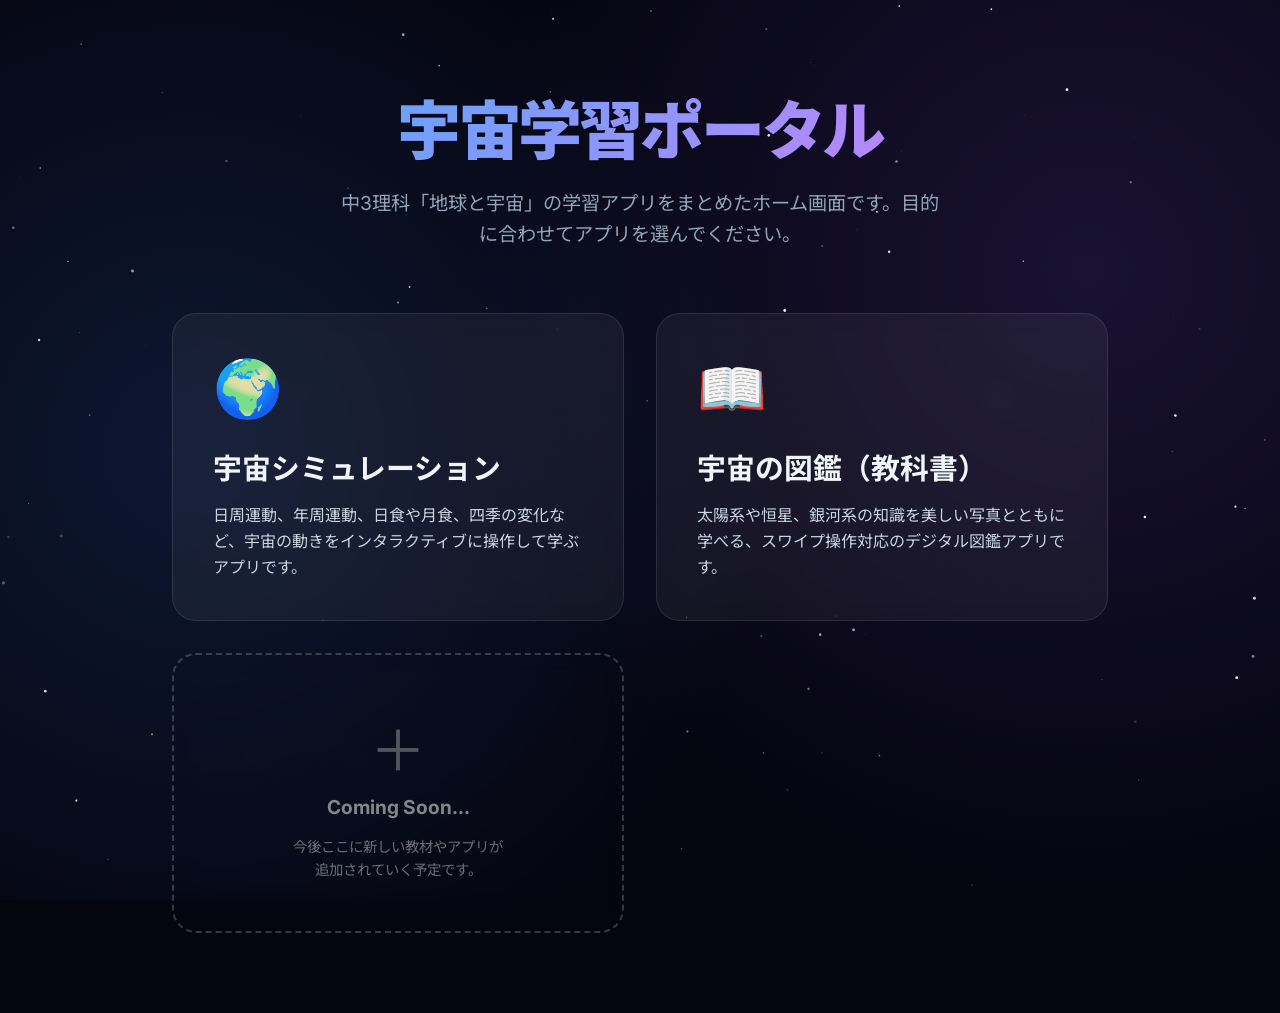
<file: index.html>
<!DOCTYPE html>
<html lang="ja">
<head>
  <meta charset="UTF-8">
  <meta name="viewport" content="width=device-width, initial-scale=1.0">
  <title>宇宙学習ポータル - 中3理科</title>
  <link href="https://fonts.googleapis.com/css2?family=Inter:wght@400;600;800&family=Noto+Sans+JP:wght@400;700;900&display=swap" rel="stylesheet">
  <style>
    :root {
      --bg-color: #050510;
      --text-color: #f1f5f9;
      --accent-blue: #3b82f6;
      --accent-purple: #8b5cf6;
      --card-bg: rgba(255, 255, 255, 0.05);
      --card-border: rgba(255, 255, 255, 0.1);
      --hover-bg: rgba(255, 255, 255, 0.1);
    }

    * {
      box-sizing: border-box;
      margin: 0;
      padding: 0;
    }

    body {
      font-family: 'Inter', 'Noto Sans JP', sans-serif;
      background-color: var(--bg-color);
      color: var(--text-color);
      min-height: 100vh;
      display: flex;
      flex-direction: column;
      align-items: center;
      background-image: 
        radial-gradient(circle at 15% 50%, rgba(59, 130, 246, 0.15) 0%, transparent 50%),
        radial-gradient(circle at 85% 30%, rgba(139, 92, 246, 0.15) 0%, transparent 50%);
      background-attachment: fixed;
      overflow-x: hidden;
    }

    /* Starry background effect */
    .stars {
      position: fixed;
      top: 0; left: 0; right: 0; bottom: 0;
      z-index: -1;
      pointer-events: none;
    }

    header {
      text-align: center;
      margin-top: 5rem;
      margin-bottom: 4rem;
      padding: 0 1rem;
      animation: fadeInDown 1s ease-out;
    }

    h1 {
      font-size: clamp(2.5rem, 5vw, 4rem);
      font-weight: 900;
      margin-bottom: 1rem;
      background: linear-gradient(135deg, #60a5fa, #c084fc);
      -webkit-background-clip: text;
      -webkit-text-fill-color: transparent;
      letter-spacing: -0.05em;
    }

    p.subtitle {
      font-size: 1.2rem;
      color: #94a3b8;
      max-width: 600px;
      margin: 0 auto;
      line-height: 1.6;
    }

    .portal-grid {
      display: grid;
      grid-template-columns: repeat(auto-fit, minmax(320px, 1fr));
      gap: 2rem;
      width: 100%;
      max-width: 1000px;
      padding: 0 2rem;
      margin-bottom: 5rem;
      animation: fadeInUp 1s ease-out 0.3s both;
    }

    .app-card {
      background: var(--card-bg);
      border: 1px solid var(--card-border);
      border-radius: 24px;
      padding: 2.5rem;
      text-decoration: none;
      color: inherit;
      position: relative;
      overflow: hidden;
      transition: all 0.4s cubic-bezier(0.175, 0.885, 0.32, 1.275);
      backdrop-filter: blur(10px);
      -webkit-backdrop-filter: blur(10px);
      display: flex;
      flex-direction: column;
      justify-content: center;
      min-height: 280px;
    }

    .app-card::before {
      content: '';
      position: absolute;
      top: 0; left: 0; right: 0; bottom: 0;
      background: linear-gradient(135deg, rgba(255,255,255,0.1) 0%, rgba(255,255,255,0) 100%);
      opacity: 0;
      transition: opacity 0.4s ease;
      z-index: 0;
    }

    .app-card:hover {
      transform: translateY(-10px) scale(1.02);
      background: var(--hover-bg);
      border-color: rgba(255, 255, 255, 0.3);
      box-shadow: 0 20px 40px rgba(0,0,0,0.4), 0 0 20px rgba(96, 165, 250, 0.2);
    }

    .app-card:hover::before {
      opacity: 1;
    }

    .card-content {
      position: relative;
      z-index: 1;
    }

    .icon-wrapper {
      font-size: 3.5rem;
      margin-bottom: 1.5rem;
      display: inline-block;
      transition: transform 0.4s ease;
    }

    .app-card:hover .icon-wrapper {
      transform: scale(1.1) rotate(5deg);
    }

    .app-card h2 {
      font-size: 1.8rem;
      margin-bottom: 1rem;
      font-weight: 700;
    }

    .app-card p {
      color: #cbd5e1;
      font-size: 1rem;
      line-height: 1.6;
    }
    
    .add-new-card {
      border: 2px dashed rgba(255, 255, 255, 0.2);
      background: transparent;
      align-items: center;
      text-align: center;
      justify-content: center;
      cursor: default;
    }
    
    .add-new-card:hover {
      border-color: rgba(255, 255, 255, 0.4);
      background: rgba(255, 255, 255, 0.02);
      transform: translateY(-5px);
      box-shadow: none;
    }
    
    .add-new-card .icon-wrapper {
      color: rgba(255, 255, 255, 0.3);
      margin-bottom: 0.5rem;
    }
    
    .add-new-card h2 {
      color: rgba(255, 255, 255, 0.5);
      font-size: 1.2rem;
    }

    @keyframes fadeInDown {
      from { opacity: 0; transform: translateY(-30px); }
      to { opacity: 1; transform: translateY(0); }
    }

    @keyframes fadeInUp {
      from { opacity: 0; transform: translateY(30px); }
      to { opacity: 1; transform: translateY(0); }
    }

  </style>
</head>
<body>

  <!-- Background Stars -->
  <canvas id="stars-canvas" class="stars"></canvas>

  <header>
    <h1>宇宙学習ポータル</h1>
    <p class="subtitle">中3理科「地球と宇宙」の学習アプリをまとめたホーム画面です。目的に合わせてアプリを選んでください。</p>
  </header>

  <main class="portal-grid">
    <!-- Simulations App -->
    <a href="./space-simulations/index.html" class="app-card">
      <div class="card-content">
        <div class="icon-wrapper">🌍</div>
        <h2>宇宙シミュレーション</h2>
        <p>日周運動、年周運動、日食や月食、四季の変化など、宇宙の動きをインタラクティブに操作して学ぶアプリです。</p>
      </div>
    </a>

    <!-- Books App -->
    <a href="./space-books-app/index.html" class="app-card">
      <div class="card-content">
        <div class="icon-wrapper">📖</div>
        <h2>宇宙の図鑑（教科書）</h2>
        <p>太陽系や恒星、銀河系の知識を美しい写真とともに学べる、スワイプ操作対応のデジタル図鑑アプリです。</p>
      </div>
    </a>
    
    <!-- Placeholder for future apps -->
    <div class="app-card add-new-card">
      <div class="card-content">
        <div class="icon-wrapper">＋</div>
        <h2>Coming Soon...</h2>
        <p style="font-size: 0.9rem; color: rgba(255,255,255,0.4);">今後ここに新しい教材やアプリが<br>追加されていく予定です。</p>
      </div>
    </div>
  </main>

  <script>
    // Simple starfield background
    const canvas = document.getElementById('stars-canvas');
    const ctx = canvas.getContext('2d');
    
    function resize() {
      canvas.width = window.innerWidth;
      canvas.height = window.innerHeight;
    }
    window.addEventListener('resize', resize);
    resize();

    const stars = Array.from({length: 150}, () => ({
      x: Math.random() * canvas.width,
      y: Math.random() * canvas.height,
      radius: Math.random() * 1.5,
      alpha: Math.random(),
      speed: Math.random() * 0.05 + 0.01
    }));

    function draw() {
      ctx.clearRect(0, 0, canvas.width, canvas.height);
      stars.forEach(star => {
        ctx.fillStyle = `rgba(255, 255, 255, ${star.alpha})`;
        ctx.beginPath();
        ctx.arc(star.x, star.y, star.radius, 0, Math.PI * 2);
        ctx.fill();
        star.alpha += star.speed;
        if(star.alpha > 1 || star.alpha < 0) {
          star.speed = -star.speed;
        }
      });
      requestAnimationFrame(draw);
    }
    draw();
  </script>
</body>
</html>
</file>
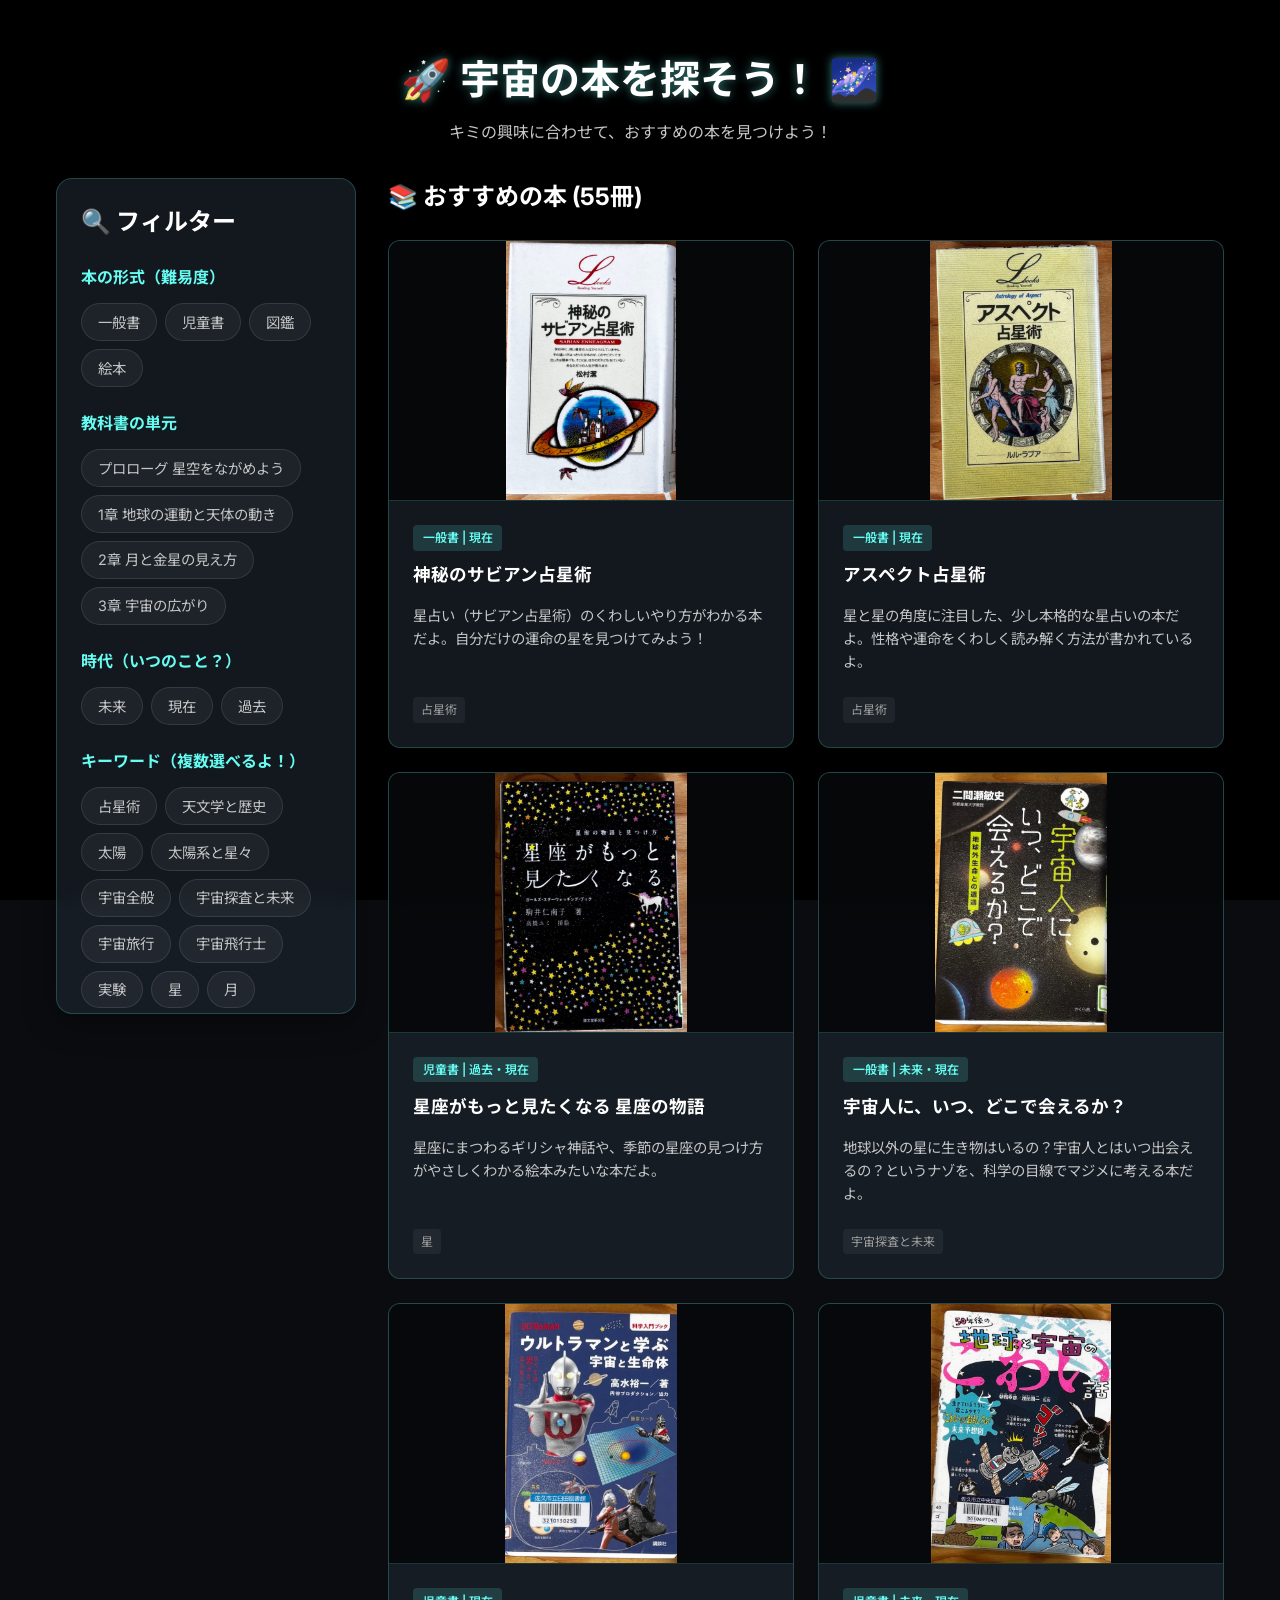
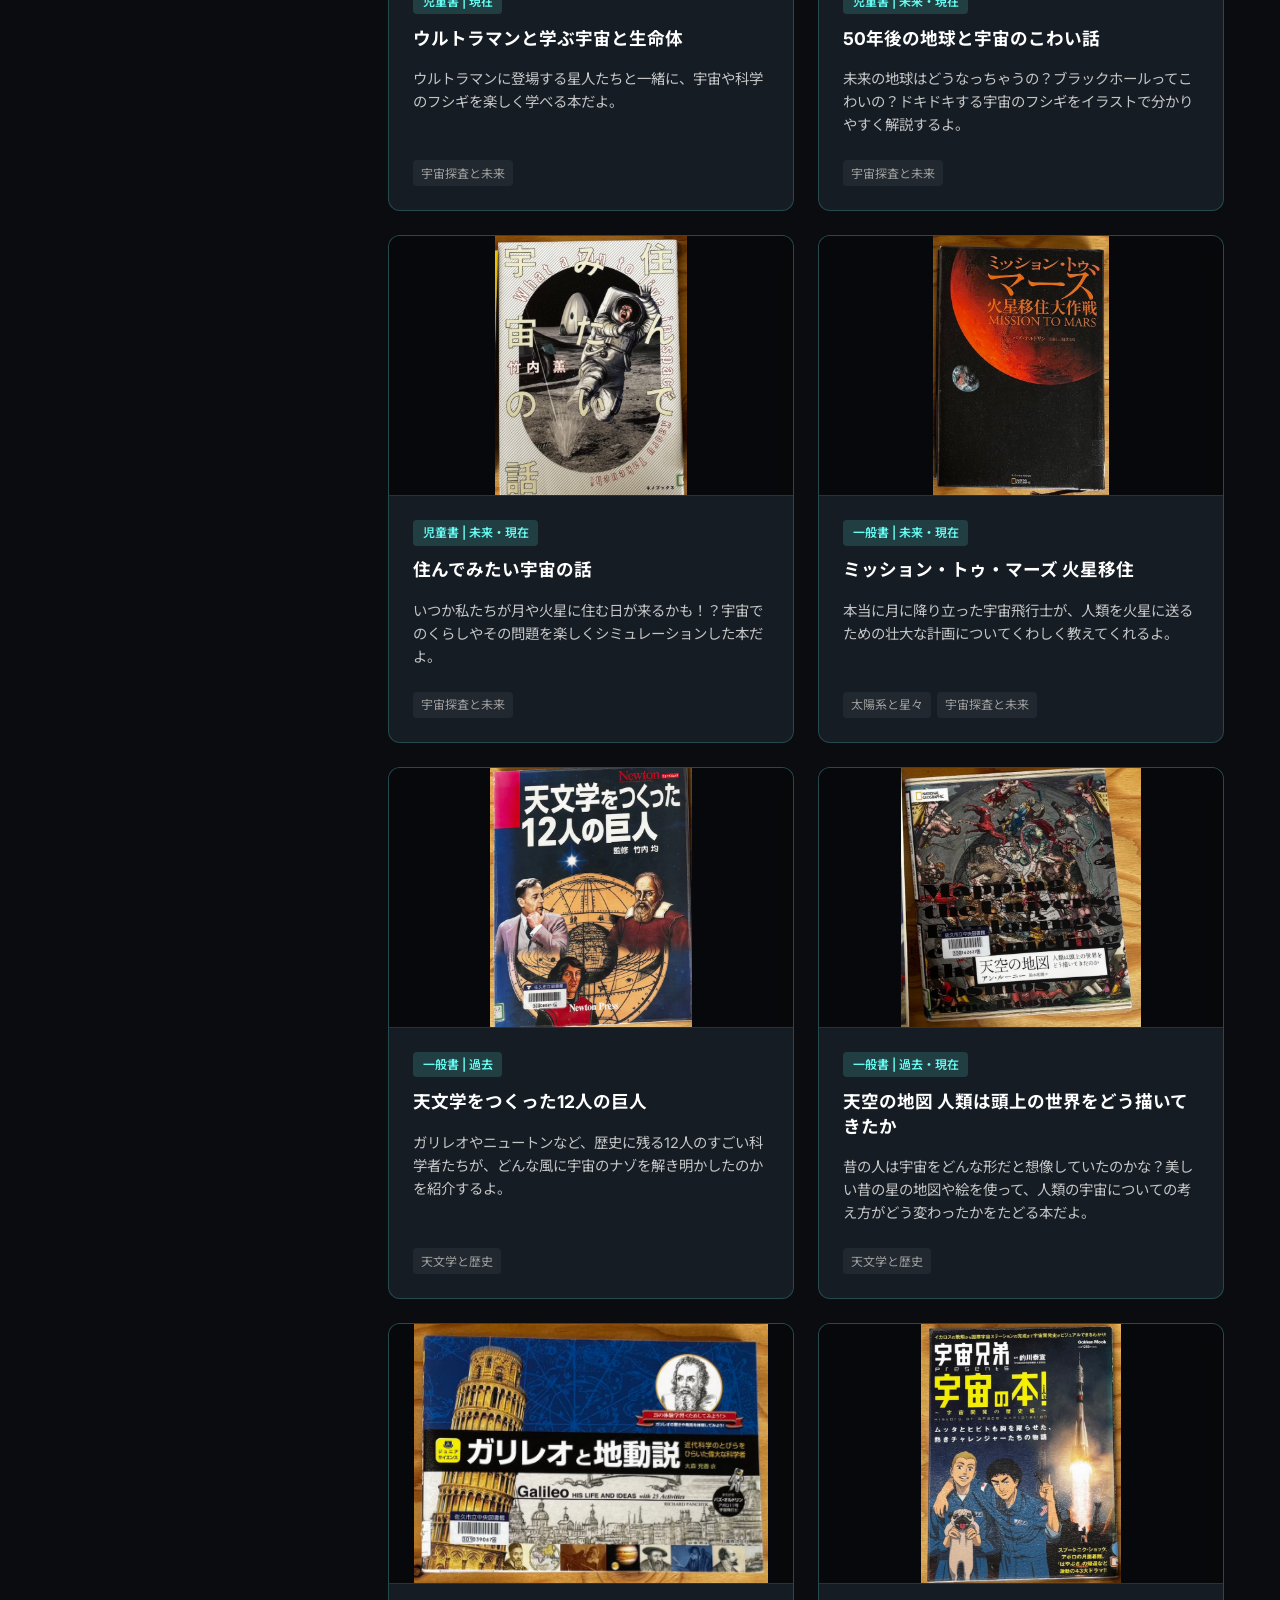
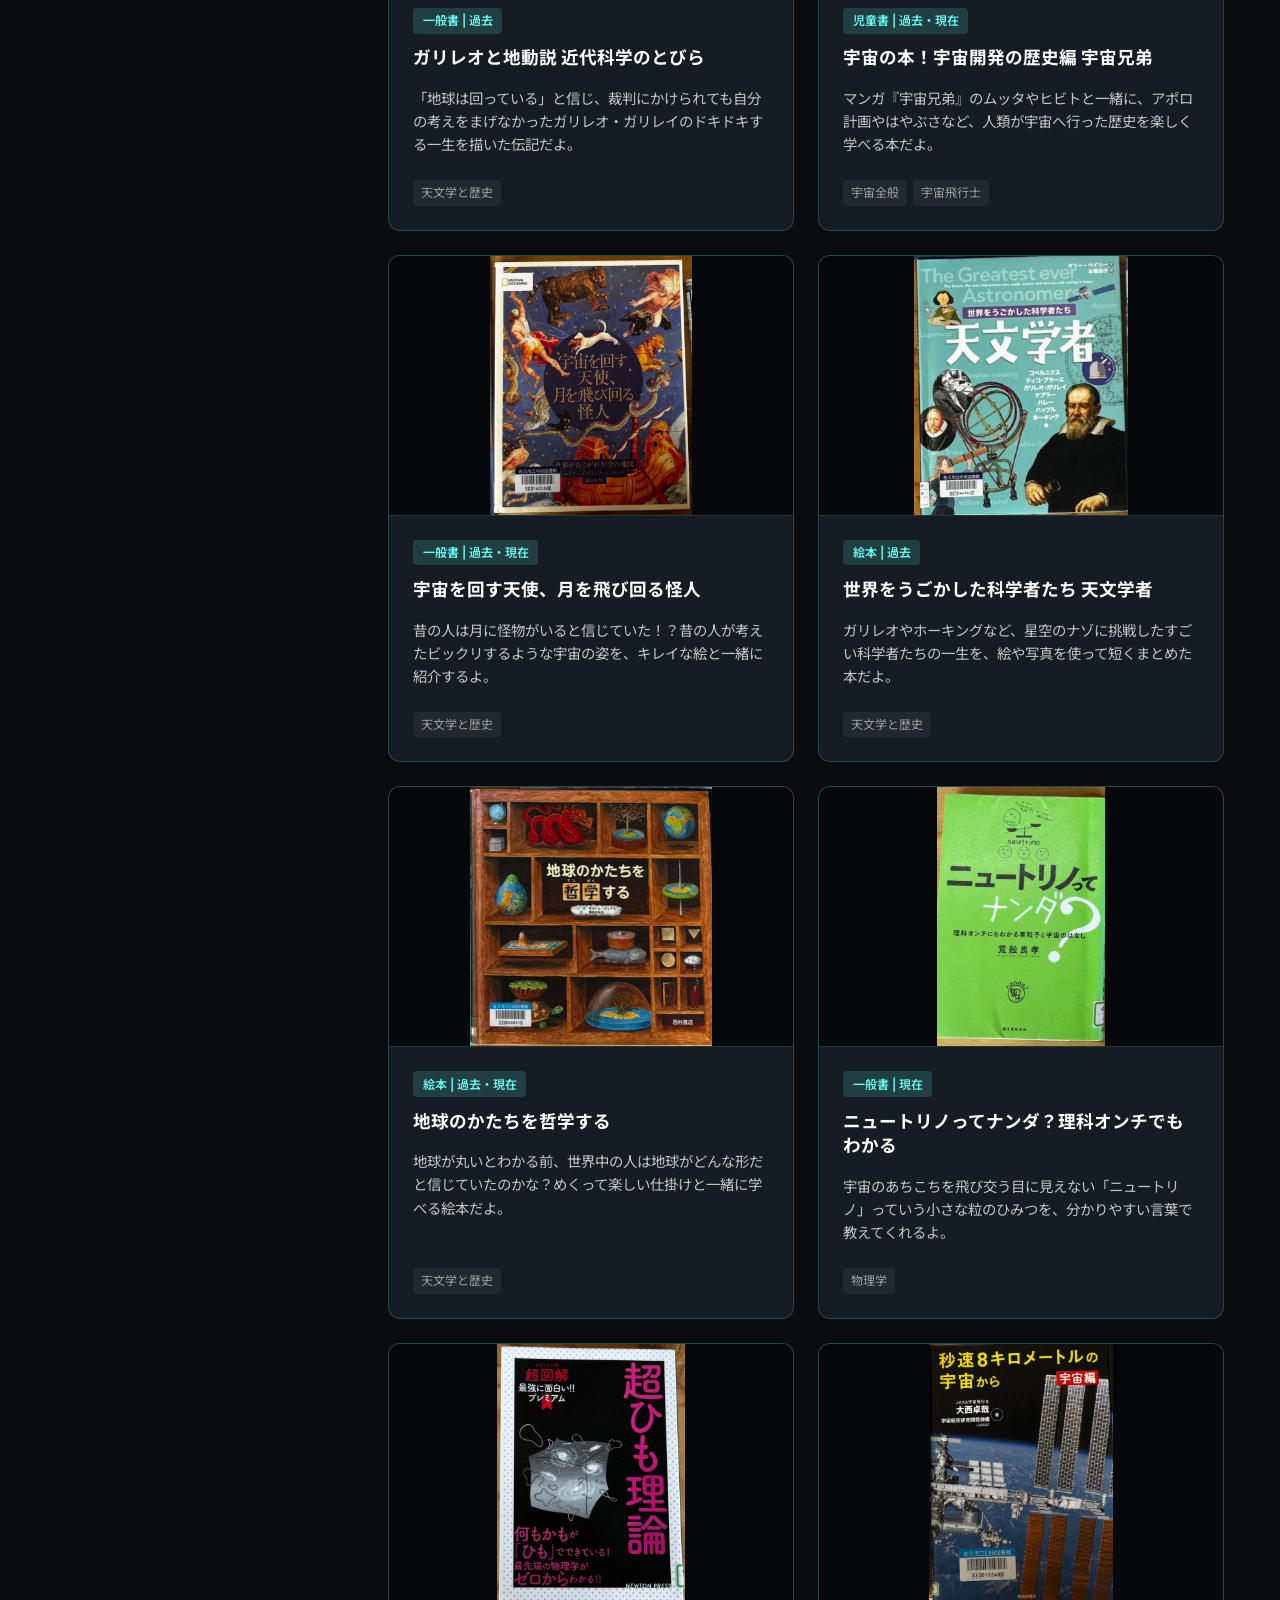
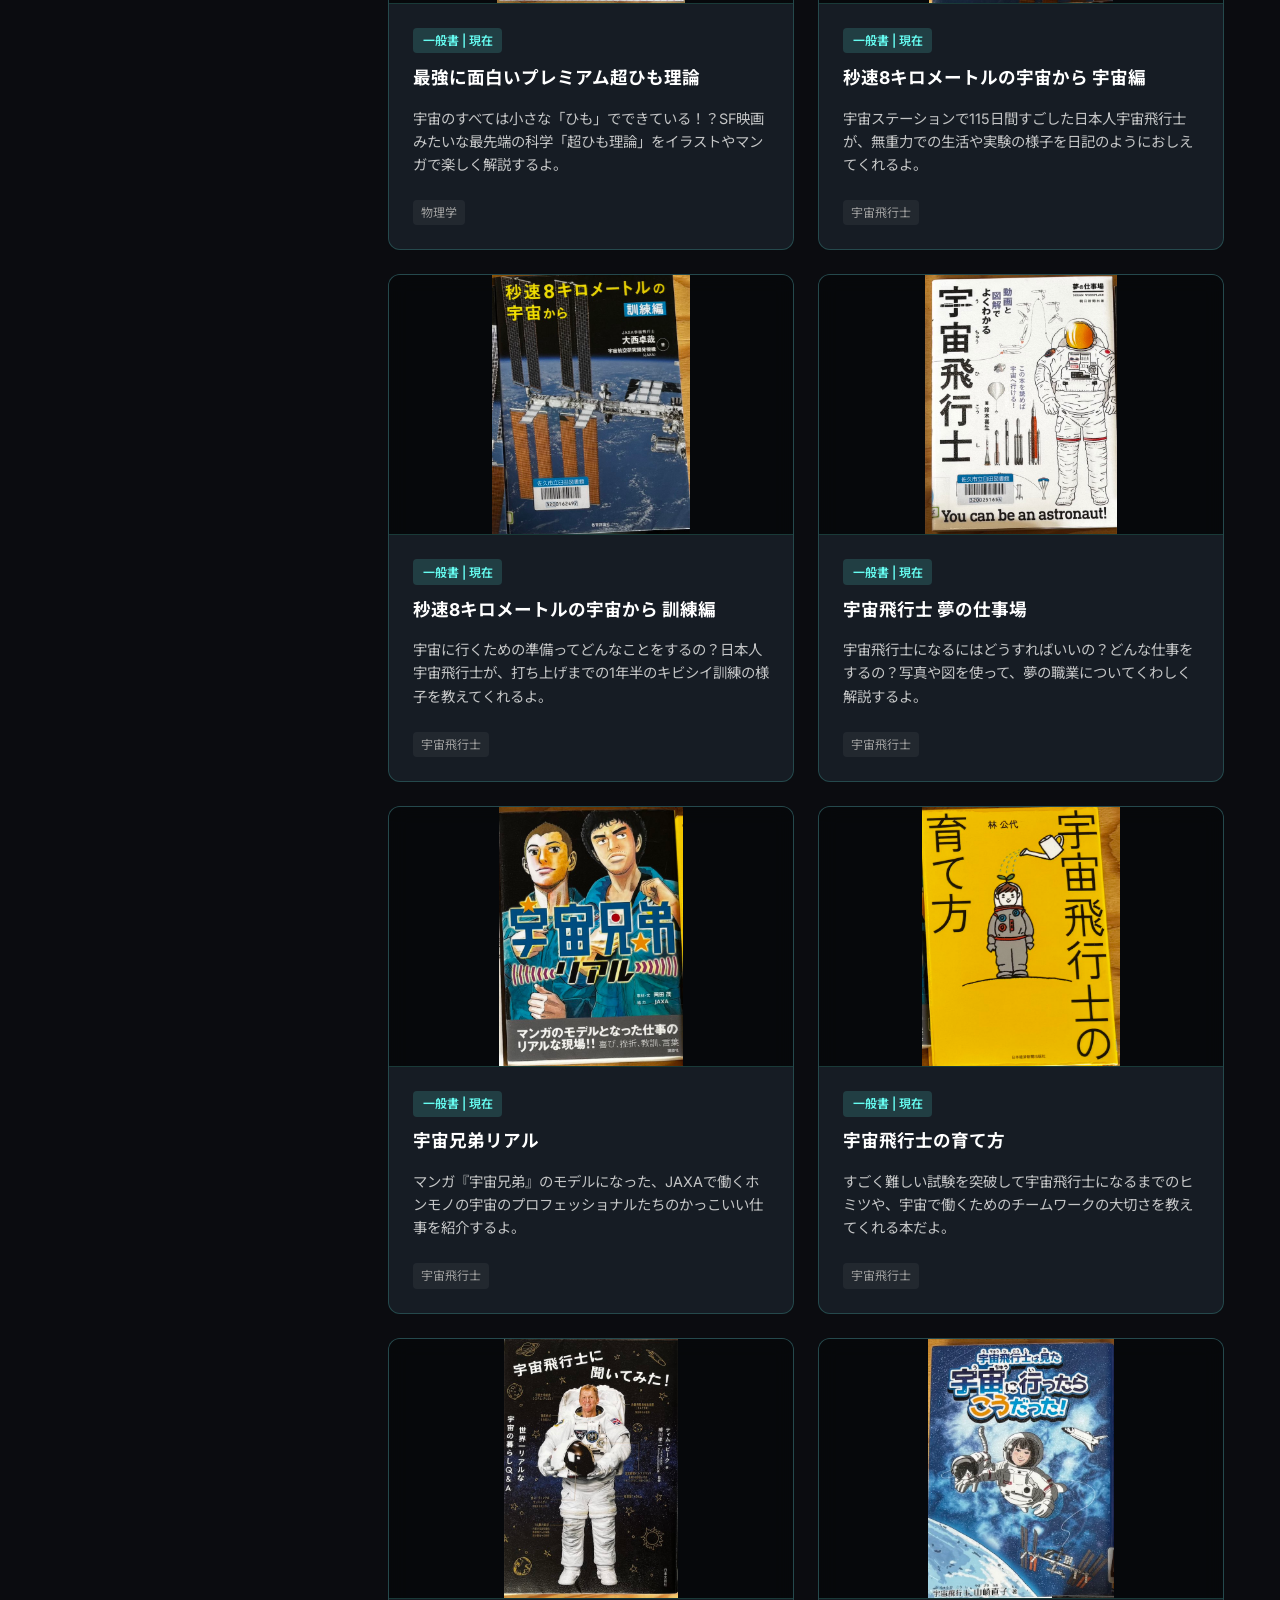
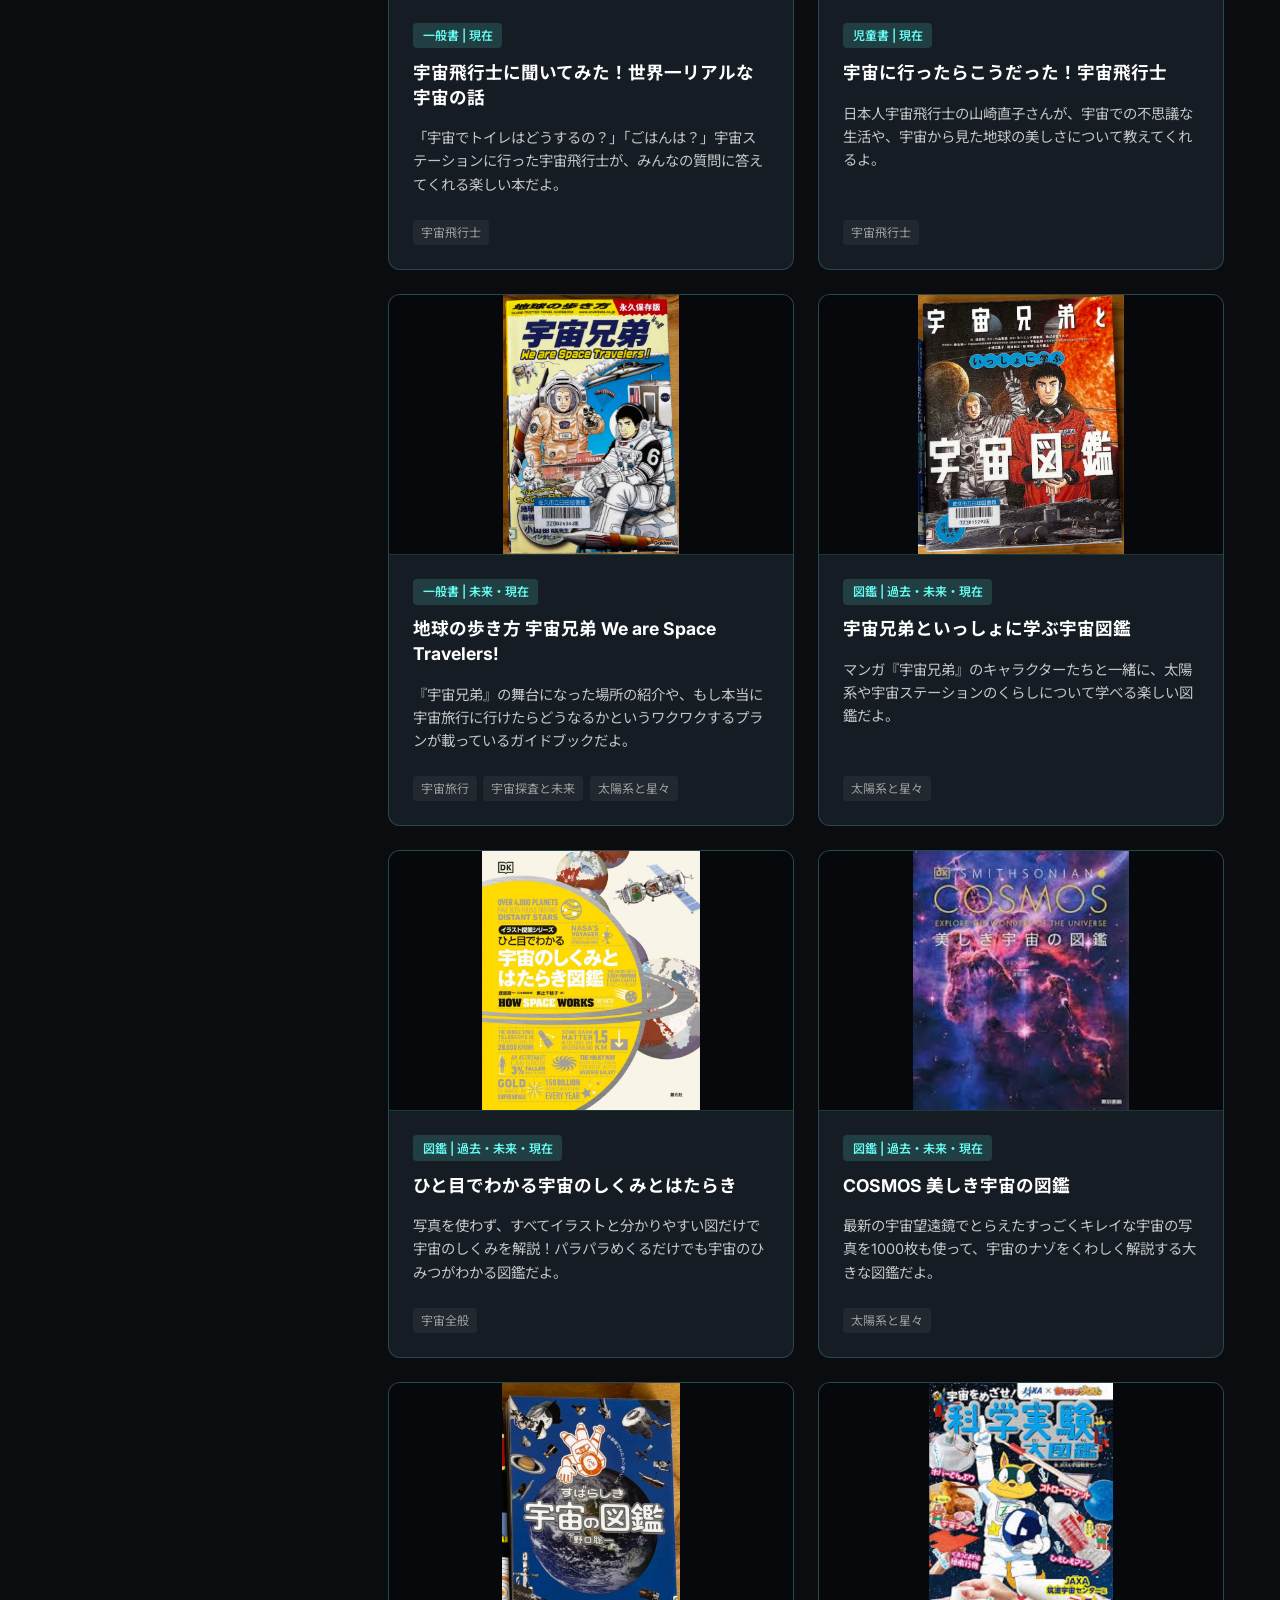
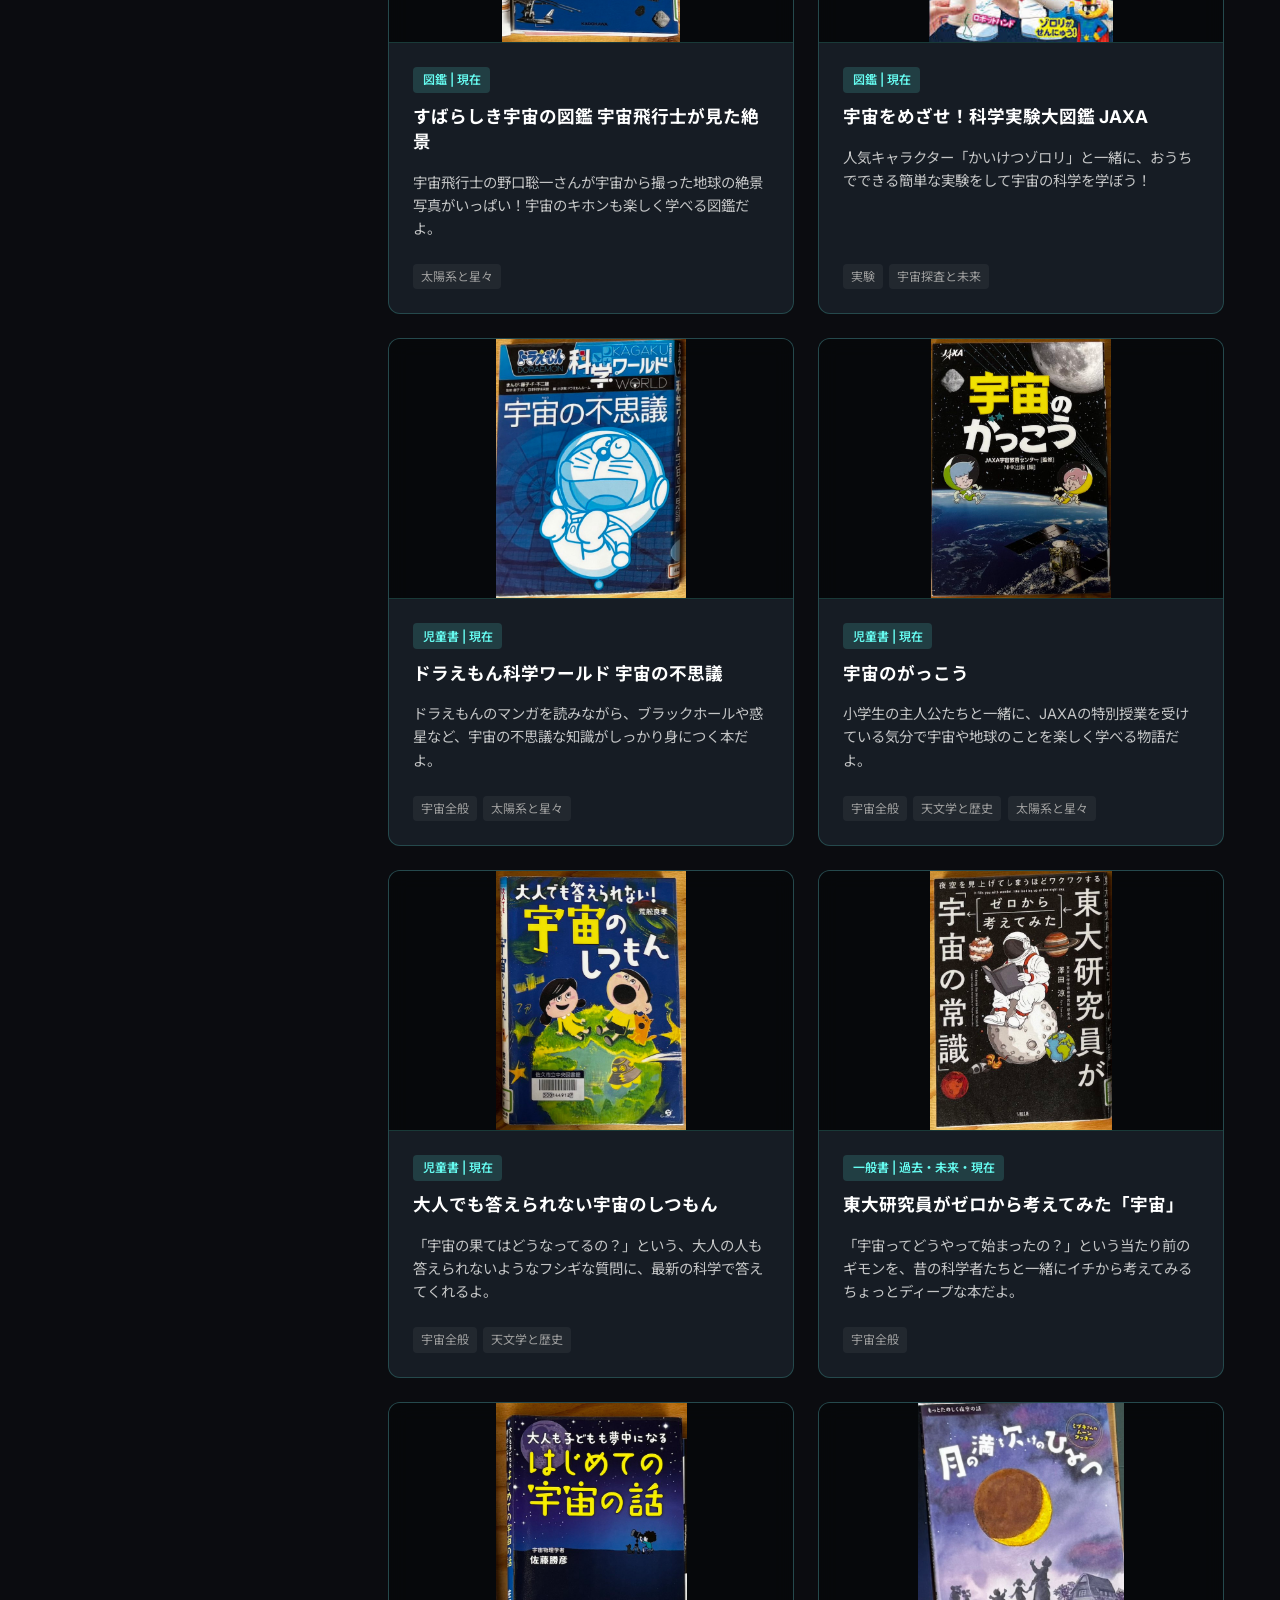
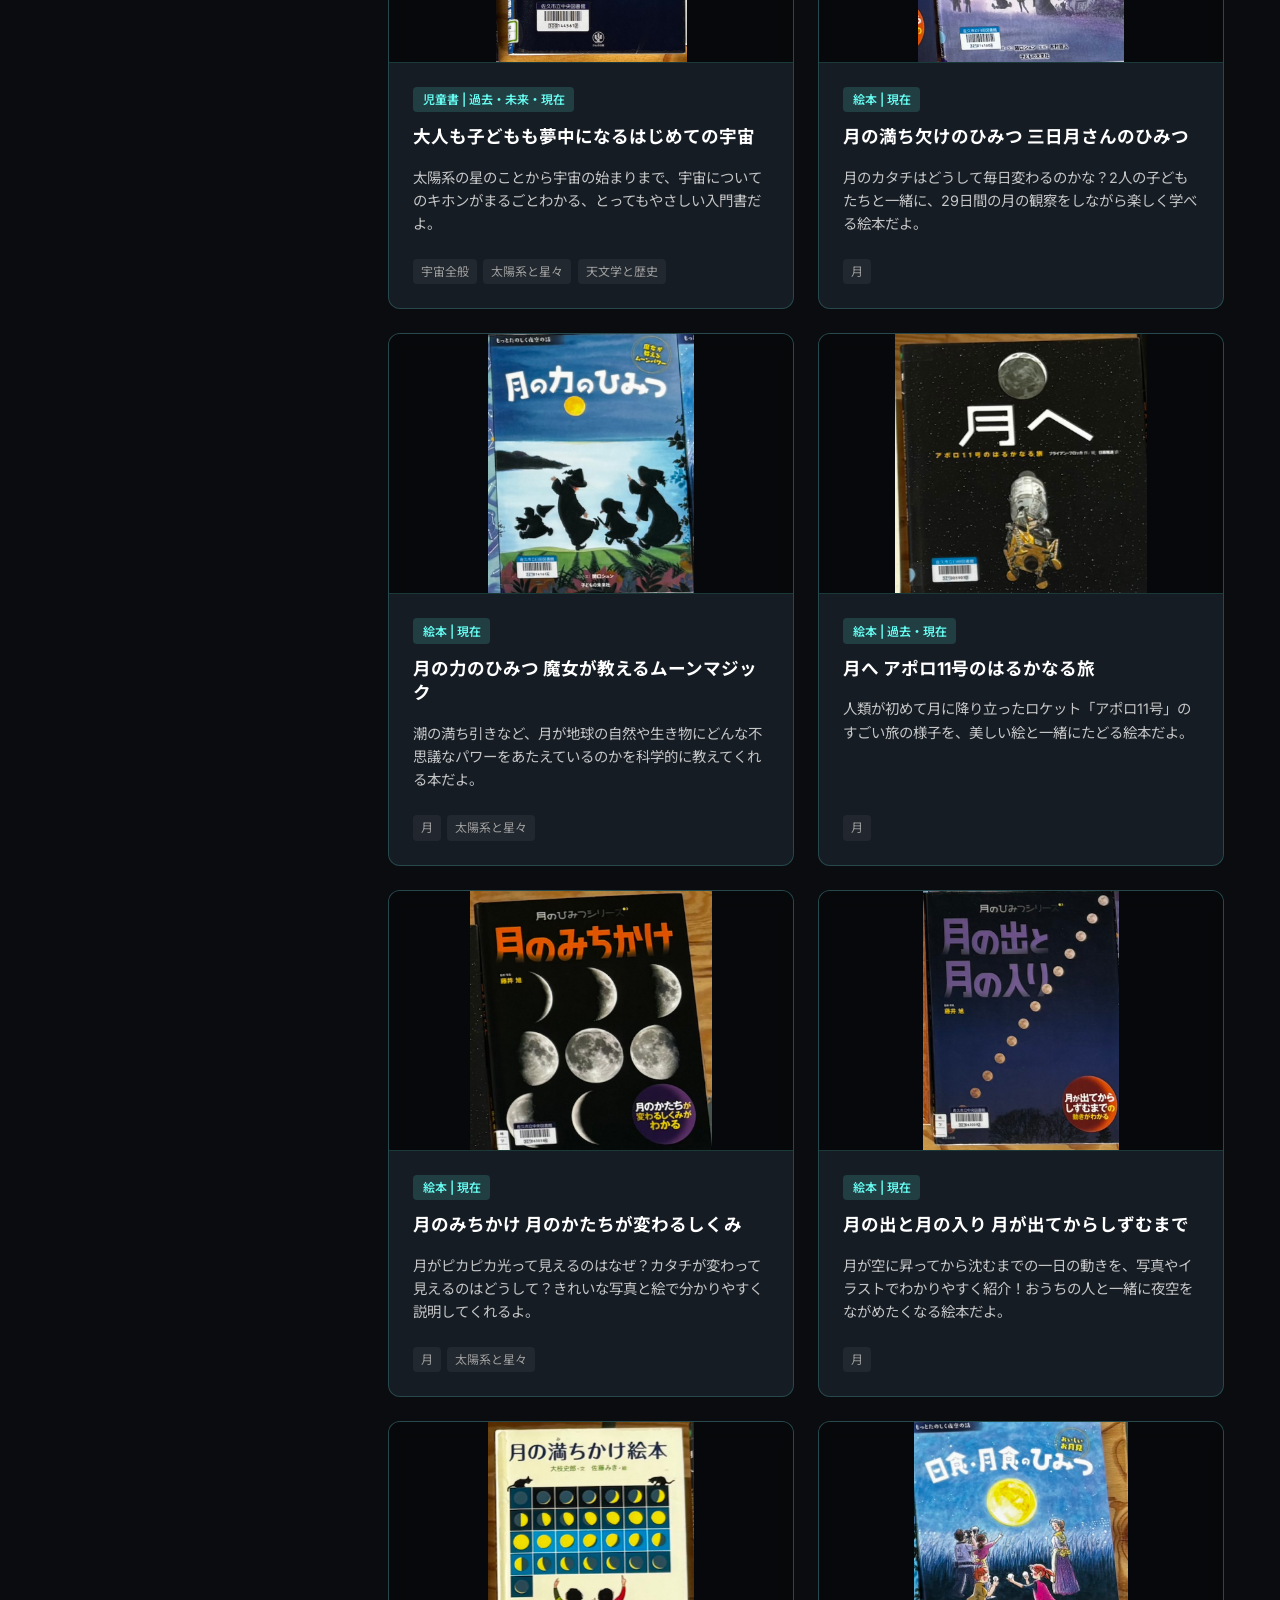
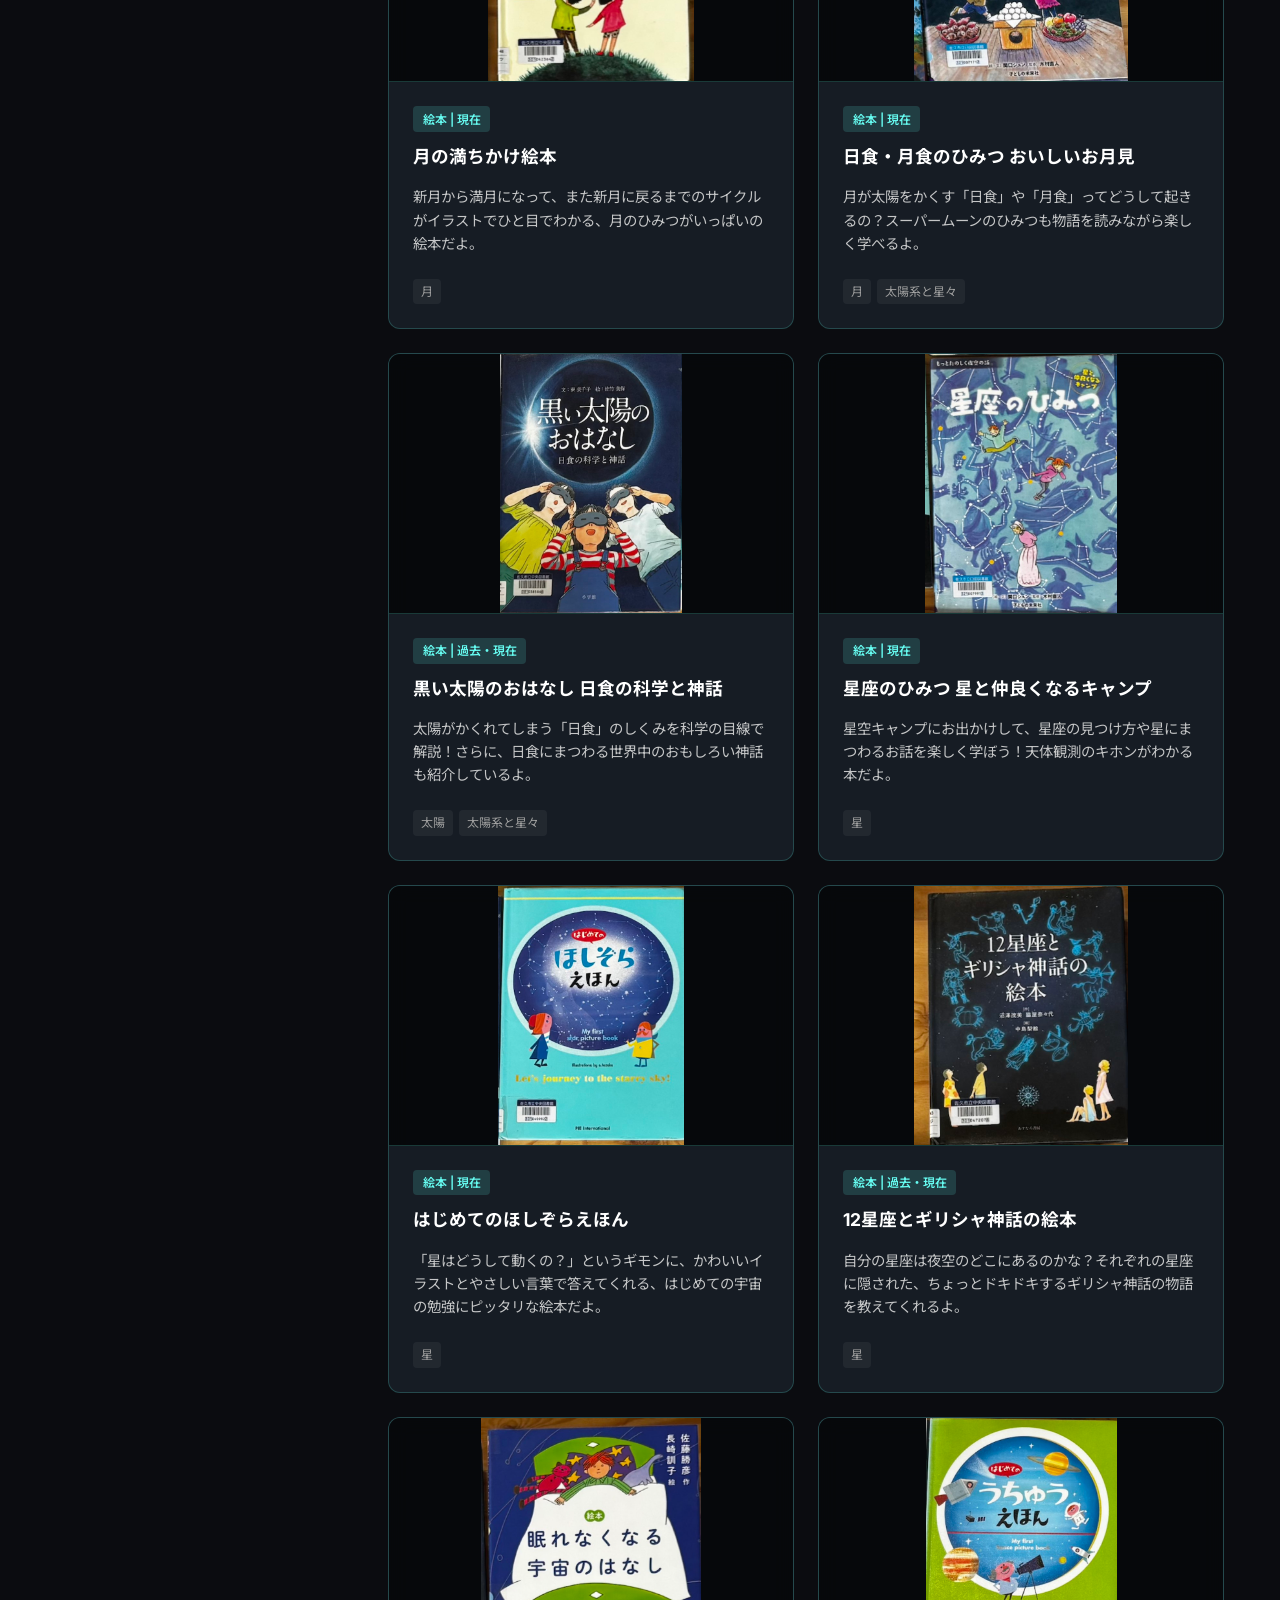
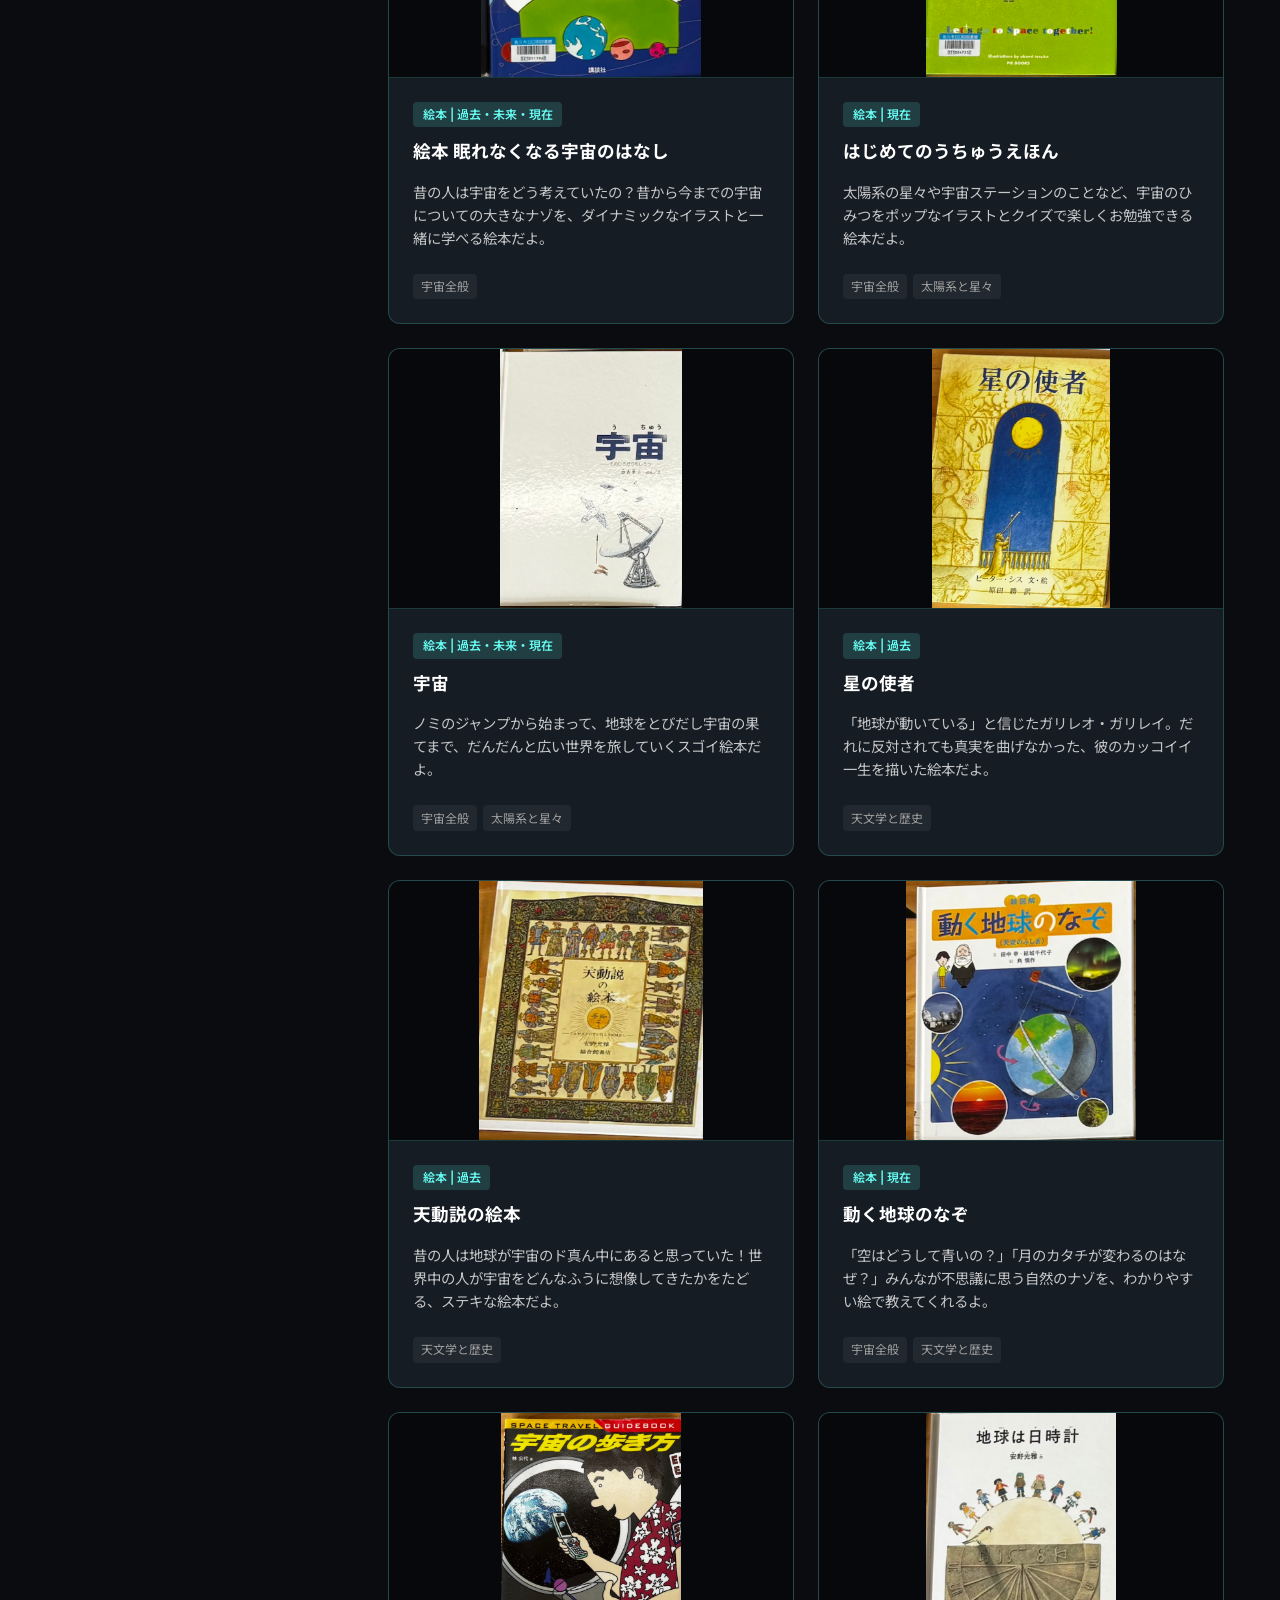
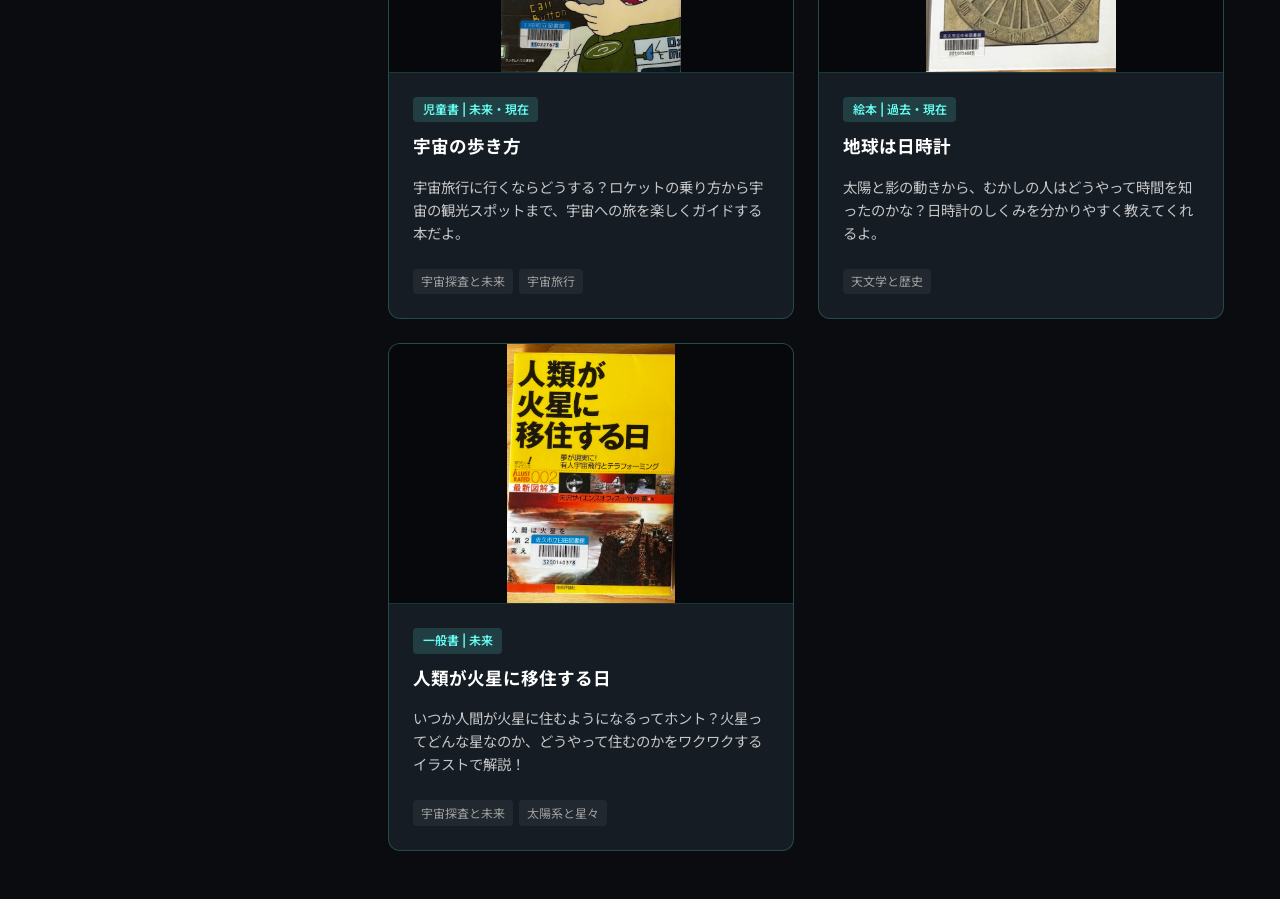
<file: space-books-app/index.html>
<!DOCTYPE html>
<html lang="ja">
<head>
  <meta charset="UTF-8">
  <meta name="viewport" content="width=device-width, initial-scale=1.0">
  <title>宇宙・理科の本探し</title>
  <link href="https://fonts.googleapis.com/css2?family=Inter:wght@400;600;800&family=Noto+Sans+JP:wght@400;700&display=swap" rel="stylesheet">
  <link rel="stylesheet" href="style.css">
</head>
<body>
  <div class="stars"></div>
  <div class="twinkling"></div>

  <header>
    <h1>🚀 宇宙の本を探そう！ 🌌</h1>
    <p>キミの興味に合わせて、おすすめの本を見つけよう！</p>
  </header>

  <main>
    <section class="filters glass-panel">
      <h2>🔍 フィルター</h2>
      
      <div class="filter-group">
        <h3>本の形式（難易度）</h3>
        <div id="format-filters" class="chips-container">
          <!-- JSで生成 -->
        </div>
      </div>

      <div class="filter-group">
        <h3>教科書の単元</h3>
        <div id="chapter-filters" class="chips-container">
          <!-- JSで生成 -->
        </div>
      </div>

      <div class="filter-group">
        <h3>時代（いつのこと？）</h3>
        <div id="period-filters" class="chips-container">
          <!-- JSで生成 -->
        </div>
      </div>

      <div class="filter-group">
        <h3>キーワード（複数選べるよ！）</h3>
        <div id="keyword-filters" class="chips-container">
          <!-- JSで生成 -->
        </div>
      </div>

      <div class="filter-actions">
        <button id="reset-btn" class="btn-secondary">リセット</button>
      </div>
    </section>

    <section class="results">
      <h2>📚 おすすめの本 (<span id="result-count">0</span>冊)</h2>
      <div id="books-container" class="books-grid">
        <!-- JSで生成 -->
      </div>
      <div id="no-results" class="no-results hidden">
        <p>条件に合う本が見つかりませんでした。別のキーワードを試してみてね！</p>
      </div>
    </section>
  </main>

  <script src="data.js"></script>
  <script src="script.js"></script>
</body>
</html>
</file>
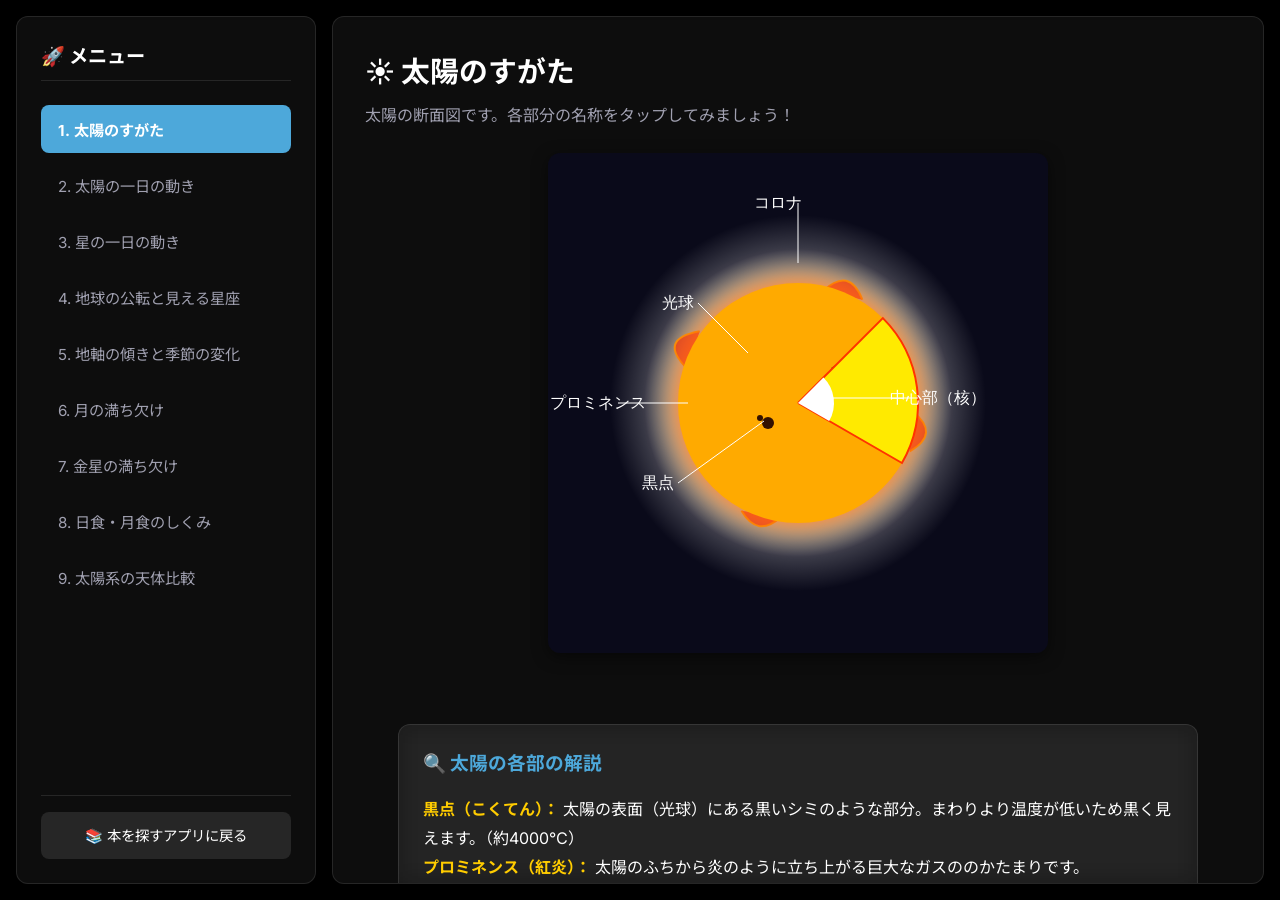
<file: space-simulations/index.html>
<!DOCTYPE html>
<html lang="ja">
<head>

  <meta charset="UTF-8">
  <meta name="viewport" content="width=device-width, initial-scale=1.0">
  <title>宇宙のシミュレーション</title>
  <link href="https://fonts.googleapis.com/css2?family=Inter:wght@400;600;800&family=Noto+Sans+JP:wght@400;700&display=swap" rel="stylesheet">
  <link rel="stylesheet" href="style.css">
</head>
<body>
  <div class="stars"></div>
  <div class="twinkling"></div>

  <div class="app-container">
    <aside class="sidebar glass-panel">
      <h2>🚀 メニュー</h2>
      <nav id="nav-menu">
        <button class="nav-btn active" data-target="sim-sun-anatomy">1. 太陽のすがた</button>
        <button class="nav-btn" data-target="sim-sun-motion">2. 太陽の一日の動き</button>
        <button class="nav-btn" data-target="sim-stars-motion">3. 星の一日の動き</button>
        <button class="nav-btn" data-target="sim-earth-orbit">4. 地球の公転と見える星座</button>
        <button class="nav-btn" data-target="sim-seasons">5. 地軸の傾きと季節の変化</button>
        <button class="nav-btn" data-target="sim-moon-phases">6. 月の満ち欠け</button>
        <button class="nav-btn" data-target="sim-venus-phases">7. 金星の満ち欠け</button>
        <button class="nav-btn" data-target="sim-eclipses">8. 日食・月食のしくみ</button>
        <button class="nav-btn" data-target="sim-solar-system">9. 太陽系の天体比較</button>
      </nav>
      <div class="back-link">
        <a href="../space-books-app/index.html" class="btn-secondary">📚 本を探すアプリに戻る</a>
      </div>
    </aside>

    <main class="content-area glass-panel">
      
      <!-- 1. 太陽のすがた -->
      <section id="sim-sun-anatomy" class="sim-section active">
        <header>
          <h2>☀️ 太陽のすがた</h2>
          <p>太陽の断面図です。各部分の名称をタップしてみましょう！</p>
        </header>
        <div class="sim-container" id="sun-anatomy-container">
          <!-- JSでレンダリング -->
        </div>
      </section>

      <!-- 6. 月の満ち欠け -->
      <section id="sim-moon-phases" class="sim-section">
        <header>
          <h2>🌕 月の満ち欠けシミュレーション</h2>
          <p>スライダーを動かして、太陽・地球・月の位置関係と、地球から見た月の形を確認しよう！</p>
        </header>
        <div class="sim-container" id="moon-phases-container">
          <div class="canvas-wrapper">
            <!-- 宇宙の全体図 (Top-down view) -->
            <canvas id="moon-orbit-canvas" width="400" height="400"></canvas>
            
            <!-- 地球から見た月の見え方 -->
            <div class="earth-view">
              <h3>🌍 地球から見た月</h3>
              <canvas id="moon-view-canvas" width="200" height="200"></canvas>
              <p id="moon-phase-name" class="phase-name">新月</p>
            </div>
          </div>
          
          <div class="controls">
            <label for="time-slider">時間（日にちを進める）:</label>
            <input type="range" id="time-slider" min="0" max="29.53" step="0.1" value="0">
            <span id="day-display">0日経過</span>
          </div>
        </div>
      </section>

      <!-- 2. 太陽の一日の動き -->
      <section id="sim-sun-motion" class="sim-section">
        <header>
          <h2>🌅 太陽の一日の動き</h2>
          <p>季節による太陽の通り道（夏至、春分・秋分、冬至）の違いを確認しましょう。（※日本での見え方）</p>
        </header>
        <div class="sim-container" id="sun-motion-container">
          <div class="direction-tabs">
            <button class="season-btn active" data-season="summer">夏至</button>
            <button class="season-btn" data-season="spring-autumn">春分・秋分</button>
            <button class="season-btn" data-season="winter">冬至</button>
          </div>
          <div class="canvas-wrapper">
            <canvas id="sun-motion-canvas" width="600" height="400"></canvas>
          </div>
          <div class="controls" style="display: flex; align-items: center; gap: 10px;">
            <button id="sun-play-btn" style="padding: 5px 10px; cursor: pointer; background: var(--accent-color); color: white; border: none; border-radius: 4px;">⏸ 一時停止</button>
            <label for="sun-time-slider">時間:</label>
            <input type="range" id="sun-time-slider" min="0" max="24" step="0.1" value="12" style="flex: 1;">
            <span id="sun-time-display">12:00</span>
            <span id="sun-status" style="margin-left: 15px; font-weight: bold; color: #ffaa00; min-width: 80px;"></span>
          </div>
        </div>
      </section>

      <!-- 3. 星の一日の動き -->
      <section id="sim-stars-motion" class="sim-section">
        <header>
          <h2>✨ 星の一日の動き</h2>
          <p>宇宙から見た天球全体の動きと、地上から見た東西南北の空の動きを見比べよう！上の天球はマウスで自由に動かせます。</p>
        </header>
        <div class="sim-container" id="stars-motion-container" style="flex-direction: column; align-items: center; gap: 20px;">
          
          <div class="canvas-wrapper" style="width: 100%; max-width: 600px; position: relative;">
            <canvas id="stars-space-canvas" width="600" height="400" style="width:100%; height:auto;"></canvas>
            <div style="position: absolute; top: 10px; left: 10px; color: white; font-weight: bold; text-shadow: 1px 1px 2px black;">宇宙からの視点（マウスで回転）</div>
          </div>

          <!-- Layout: East, South, West (Row 1), North (Row 2) -->
          <div class="sky-grid-top" style="display: grid; grid-template-columns: 1fr 1fr 1fr; gap: 10px; width: 100%; max-width: 900px;">
            <div class="canvas-wrapper" style="position: relative;">
              <canvas id="stars-east-canvas" width="300" height="300" style="width:100%; height:auto; display:block;"></canvas>
              <div style="position: absolute; bottom: 10px; width: 100%; text-align: center; color: white; font-weight: bold; text-shadow: 1px 1px 2px black; font-size: 18px;">東の空</div>
            </div>
            <div class="canvas-wrapper" style="position: relative;">
              <canvas id="stars-south-canvas" width="300" height="300" style="width:100%; height:auto; display:block;"></canvas>
              <div style="position: absolute; bottom: 10px; width: 100%; text-align: center; color: white; font-weight: bold; text-shadow: 1px 1px 2px black; font-size: 18px;">南の空</div>
            </div>
            <div class="canvas-wrapper" style="position: relative;">
              <canvas id="stars-west-canvas" width="300" height="300" style="width:100%; height:auto; display:block;"></canvas>
              <div style="position: absolute; bottom: 10px; width: 100%; text-align: center; color: white; font-weight: bold; text-shadow: 1px 1px 2px black; font-size: 18px;">西の空</div>
            </div>
          </div>
          <div class="sky-grid-bottom" style="display: grid; grid-template-columns: 1fr; gap: 10px; width: 100%; max-width: 300px; margin-top: 10px;">
            <div class="canvas-wrapper" style="position: relative;">
              <canvas id="stars-north-canvas" width="300" height="300" style="width:100%; height:auto; display:block;"></canvas>
              <div style="position: absolute; bottom: 10px; width: 100%; text-align: center; color: white; font-weight: bold; text-shadow: 1px 1px 2px black; font-size: 18px;">北の空</div>
            </div>
          </div>

        </div>
      </section>

      <!-- 4. 地球の公転と見える星座 -->
      <section id="sim-earth-orbit" class="sim-section">
        <header>
          <h2>🌍 地球の公転と見える星座（黄道十二星座）</h2>
          <p>地球が公転することで、真夜中に見える星座（ハイライト表示）が変わります。</p>
          <div class="glass-panel" style="padding: 1rem; margin-top: 10px; background: rgba(255, 200, 0, 0.1); border-left: 4px solid #ffcc00; text-align: left;">
            <strong style="color:#ffcc00;">💡 黄道（こうどう）とは？</strong><br>
            <span style="font-size: 0.9em; line-height: 1.5; display: inline-block; margin-top: 5px;">地球から見たときの、天球上の太陽の通り道のことです。この黄道の近くにある12の星座を「黄道十二星座」と呼びます。地球から見て太陽と同じ方向にある星座は、昼間の空にあるため見ることができません。</span>
          </div>
        </header>
        <div class="sim-container" id="earth-orbit-container">
          <div class="canvas-wrapper">
            <canvas id="earth-orbit-canvas" width="500" height="500"></canvas>
          </div>
          <div class="controls">
            <label for="month-slider">季節（月を進める）:</label>
            <input type="range" id="month-slider" min="1" max="12" step="1" value="8">
            <span id="month-display">8月（夏）</span>
          </div>
        </div>
      </section>

      <!-- 5. 地軸の傾きと季節の変化 -->
      <section id="sim-seasons" class="sim-section">
        <header>
          <h2>☀️ 地軸の傾きと季節の変化</h2>
          <p>地軸（23.4度）の傾きによって、夏は太陽の光がまっすぐ当たり、冬は斜めから当たることを確認しよう。</p>
        </header>
        <div class="sim-container" id="seasons-container">
          <div class="direction-tabs">
            <button class="season-view-btn active" data-season="summer">夏至（日本）</button>
            <button class="season-view-btn" data-season="spring-autumn">春分・秋分（日本）</button>
            <button class="season-view-btn" data-season="winter">冬至（日本）</button>
          </div>
          <div class="canvas-wrapper">
            <canvas id="seasons-canvas" width="600" height="400"></canvas>
          </div>
          <div class="controls" style="display: flex; align-items: center; gap: 10px; margin-top: 10px;">
            <button id="seasons-play-btn" style="padding: 5px 10px; cursor: pointer; background: var(--accent-color); color: white; border: none; border-radius: 4px;">⏸ 一時停止</button>
            <label for="seasons-time-slider">地球の自転:</label>
            <input type="range" id="seasons-time-slider" min="0" max="24" step="0.1" value="12" style="flex: 1;">
          </div>
        </div>
      </section>

      <!-- 7. 金星の満ち欠け -->
      <section id="sim-venus-phases" class="sim-section">
        <header>
          <h2>🔭 金星の満ち欠けと見え方</h2>
          <p>金星は地球よりも内側を公転している（内惑星）ため、月のように満ち欠けし、見かけの大きさも変わります。</p>
        </header>
        <div class="sim-container iframe-container">
          <iframe src="https://www.geogebra.org/material/iframe/id/jESpPDr2/width/1000/height/700/border/888888/sfsb/true/smb/false/stb/false/stbh/false/ai/false/asb/false/sri/true/rc/false/ld/false/sdz/false/ctl/false" frameborder="0" allowfullscreen></iframe>
        </div>
      </section>

      <!-- 8. 日食・月食のしくみ -->
      <section id="sim-eclipses" class="sim-section">
        <header>
          <h2>🌑 日食・月食のしくみ（月の軌道の傾き）</h2>
          <p>月の公転軌道（白道）は、地球の公転軌道に対して約5度傾いています。そのため、毎月のように日食や月食が起きるわけではありません。</p>
        </header>
        <div class="sim-container" id="eclipses-container">
          
          <div class="eclipses-layout" style="display: flex; gap: 1rem; width: 100%; flex-wrap: wrap;">
            <div class="canvas-wrapper" style="flex: 1; min-width: 300px; text-align: center;">
              <!-- メインの俯瞰ビュー -->
              <canvas id="eclipses-canvas" width="600" height="400" style="width: 100%; height: auto; border-radius: 8px; box-shadow: 0 4px 10px rgba(0,0,0,0.5); cursor: grab;"></canvas>
              <p style="font-size: 12px; color: #888; margin-top: 5px;">👆 画面をドラッグ（上下）して視点を回せます</p>
            </div>
            
            <div class="earth-view-panel" style="width: 200px; background: var(--surface-bg); padding: 10px; border-radius: 8px; border: 1px solid var(--border-color); display: flex; flex-direction: column; align-items: center;">
              <h3 style="font-size: 14px; margin-bottom: 5px;">🌍 地球からの見え方</h3>
              <canvas id="eclipse-view-canvas" width="180" height="180" style="background: #000; border-radius: 4px;"></canvas>
              <p id="eclipse-status" style="font-weight: bold; color: #ffcc00; margin-top: 10px; text-align: center;">日食も月食も起きていない</p>
            </div>
          </div>
          <div class="controls" style="margin-top: 15px; display: grid; grid-template-columns: 1fr 1fr; gap: 10px;">
            <button class="eclipse-state-btn btn" data-state="solar" style="background: #ff4444; color: #fff;">🌑 日食<br><small style="font-size: 10px; font-weight: normal;">（太陽・月・地球がピッタリ一直線）</small></button>
            <button class="eclipse-state-btn btn" data-state="lunar" style="background: #aa3333; color: #fff;">🌕 月食<br><small style="font-size: 10px; font-weight: normal;">（太陽・地球・月がピッタリ一直線）</small></button>
            <button class="eclipse-state-btn btn" data-state="normal-new" style="background: #444; color: #fff;">🌒 ふつうの新月<br><small style="font-size: 10px; font-weight: normal;">（軌道の傾きで影がズレる）</small></button>
            <button class="eclipse-state-btn btn" data-state="normal-full" style="background: #666; color: #fff;">🌔 ふつうの満月<br><small style="font-size: 10px; font-weight: normal;">（軌道の傾きで影がズレる）</small></button>
          </div>
        </div>
      </section>

      <!-- 9. 太陽系の天体比較 -->
      <section id="sim-solar-system" class="sim-section">
        <header>
          <h2>🪐 太陽系の天体比較</h2>
          <p>太陽系の惑星の大きさや、太陽からの距離を比較してみましょう！</p>
        </header>
        <div class="sim-container iframe-container">
          <iframe src="https://javalab.org/ja/solar_system_ja/" frameborder="0" allowfullscreen></iframe>
        </div>
      </section>

    </main>
  </div>

  <script src="main.js?v=14"></script>
  <script src="custom-sims.js?v=14"></script>
</body>
</html>
</file>
<file: space-books-app/style.css>
:root {
  --bg-color: #0b0c10;
  --text-main: #c5c6c7;
  --text-light: #ffffff;
  --accent-color: #66fcf1;
  --accent-secondary: #45a29e;
  --glass-bg: rgba(31, 40, 51, 0.6);
  --glass-border: rgba(102, 252, 241, 0.2);
}

* {
  box-sizing: border-box;
  margin: 0;
  padding: 0;
}

body {
  font-family: 'Inter', 'Noto Sans JP', sans-serif;
  background-color: var(--bg-color);
  color: var(--text-main);
  line-height: 1.6;
  min-height: 100vh;
  position: relative;
  overflow-x: hidden;
}

/* Background Animations */
.stars, .twinkling {
  position: fixed;
  top: 0;
  left: 0;
  right: 0;
  bottom: 0;
  width: 100%;
  height: 100%;
  display: block;
  z-index: -1;
}

.stars {
  background: #000 url('https://raw.githubusercontent.com/GorvGoyl/Stars-Animation/master/stars.png') repeat top center;
}

.twinkling {
  background: transparent url('https://raw.githubusercontent.com/GorvGoyl/Stars-Animation/master/twinkling.png') repeat top center;
  animation: move-twink-back 200s linear infinite;
}

@keyframes move-twink-back {
  from {background-position: 0 0;}
  to {background-position: -10000px 5000px;}
}

/* Layout */
header {
  text-align: center;
  padding: 3rem 1rem 2rem;
}

header h1 {
  color: var(--text-light);
  font-size: 2.5rem;
  margin-bottom: 0.5rem;
  text-shadow: 0 0 10px rgba(102, 252, 241, 0.5);
}

main {
  max-width: 1200px;
  margin: 0 auto;
  padding: 0 1rem 3rem;
  display: flex;
  flex-direction: column;
  gap: 2rem;
}

/* Glassmorphism */
.glass-panel {
  background: var(--glass-bg);
  backdrop-filter: blur(10px);
  -webkit-backdrop-filter: blur(10px);
  border: 1px solid var(--glass-border);
  border-radius: 16px;
  padding: 1.5rem;
  box-shadow: 0 8px 32px 0 rgba(0, 0, 0, 0.37);
}

/* Filters */
.filters h2 {
  color: var(--text-light);
  margin-bottom: 1.5rem;
  display: flex;
  align-items: center;
  gap: 0.5rem;
}

.filter-group {
  margin-bottom: 1.5rem;
}

.filter-group h3 {
  font-size: 1rem;
  color: var(--accent-color);
  margin-bottom: 0.8rem;
}

.chips-container {
  display: flex;
  flex-wrap: wrap;
  gap: 0.5rem;
}

.chip {
  background: rgba(255, 255, 255, 0.05);
  border: 1px solid rgba(255, 255, 255, 0.1);
  color: var(--text-main);
  padding: 0.4rem 1rem;
  border-radius: 20px;
  cursor: pointer;
  font-size: 0.9rem;
  transition: all 0.3s ease;
  user-select: none;
}

.chip:hover {
  background: rgba(255, 255, 255, 0.1);
}

.chip.active {
  background: var(--accent-secondary);
  color: var(--text-light);
  border-color: var(--accent-color);
  box-shadow: 0 0 10px rgba(102, 252, 241, 0.4);
}

.filter-actions {
  display: flex;
  justify-content: flex-end;
  margin-top: 1rem;
}

.btn-secondary {
  background: transparent;
  color: var(--text-main);
  border: 1px solid rgba(255, 255, 255, 0.2);
  padding: 0.5rem 1.5rem;
  border-radius: 8px;
  cursor: pointer;
  transition: all 0.2s;
}

.btn-secondary:hover {
  background: rgba(255, 255, 255, 0.1);
  color: var(--text-light);
}

/* Results Grid */
.results h2 {
  color: var(--text-light);
  margin-bottom: 1.5rem;
}

.books-grid {
  display: grid;
  grid-template-columns: repeat(auto-fill, minmax(280px, 1fr));
  gap: 1.5rem;
}

.book-card {
  background: var(--glass-bg);
  backdrop-filter: blur(10px);
  -webkit-backdrop-filter: blur(10px);
  border: 1px solid var(--glass-border);
  border-radius: 12px;
  overflow: hidden;
  transition: transform 0.3s ease, box-shadow 0.3s ease;
  display: flex;
  flex-direction: column;
}

.book-image-container {
  width: 100%;
  height: 260px;
  overflow: hidden;
  background-color: rgba(0, 0, 0, 0.7);
  border-bottom: 1px solid var(--glass-border);
  display: flex;
  align-items: center;
  justify-content: center;
}

.book-image {
  width: 100%;
  height: 100%;
  object-fit: contain;
  transition: transform 0.5s ease;
}

.book-card:hover .book-image {
  transform: scale(1.05);
}

.book-content {
  padding: 1.5rem;
  display: flex;
  flex-direction: column;
  flex-grow: 1;
}

.book-card:hover {
  transform: translateY(-5px);
  box-shadow: 0 10px 20px rgba(0, 0, 0, 0.5), 0 0 15px rgba(102, 252, 241, 0.2);
}

.book-format {
  display: inline-block;
  background: rgba(102, 252, 241, 0.15);
  color: var(--accent-color);
  padding: 0.2rem 0.6rem;
  border-radius: 4px;
  font-size: 0.75rem;
  font-weight: 600;
  margin-bottom: 0.8rem;
  align-self: flex-start;
}

.book-title {
  color: var(--text-light);
  font-size: 1.1rem;
  font-weight: 700;
  margin-bottom: 1rem;
  line-height: 1.4;
}

.book-description {
  font-size: 0.9rem;
  margin-bottom: 1.5rem;
  flex-grow: 1;
}

.book-keywords {
  display: flex;
  flex-wrap: wrap;
  gap: 0.4rem;
  margin-top: auto;
}

.book-keyword {
  background: rgba(255, 255, 255, 0.05);
  color: #a0a0a0;
  padding: 0.2rem 0.5rem;
  border-radius: 4px;
  font-size: 0.75rem;
}

.hidden {
  display: none !important;
}

.no-results {
  text-align: center;
  padding: 3rem;
  color: var(--accent-color);
  background: var(--glass-bg);
  border-radius: 12px;
  border: 1px dashed var(--accent-secondary);
}

@media (min-width: 768px) {
  main {
    flex-direction: row;
    align-items: flex-start;
  }
  
  .filters {
    flex: 0 0 300px;
    position: sticky;
    top: 2rem;
    max-height: calc(100vh - 4rem);
    overflow-y: auto;
  }
  
  .results {
    flex: 1;
  }
}
</file>
<file: space-simulations/style.css>
:root {
  --bg-color: #0b0d17;
  --panel-bg: rgba(255, 255, 255, 0.05);
  --panel-border: rgba(255, 255, 255, 0.1);
  --text-primary: #ffffff;
  --text-secondary: #a0a0b0;
  --accent-color: #4da8da;
  --accent-hover: #2978a0;
  --sun-color: #ffcc00;
  --moon-color: #f0f0f0;
}

* {
  box-sizing: border-box;
  margin: 0;
  padding: 0;
}

body {
  font-family: 'Inter', 'Noto Sans JP', sans-serif;
  background-color: var(--bg-color);
  color: var(--text-primary);
  line-height: 1.6;
  overflow: hidden; /* App feels like a desktop app */
}

/* Background animation */
.stars, .twinkling {
  position: fixed;
  top: 0; left: 0; right: 0; bottom: 0;
  width: 100%; height: 100%;
  z-index: -1;
}
.stars {
  background: #000 url('https://raw.githubusercontent.com/frontend-joe/css-backgrounds/main/stars.png') repeat top center;
}
.twinkling {
  background: transparent url('https://raw.githubusercontent.com/frontend-joe/css-backgrounds/main/twinkling.png') repeat top center;
  animation: move-twink-back 200s linear infinite;
  opacity: 0.5;
}
@keyframes move-twink-back {
  from {background-position: 0 0;}
  to {background-position: -10000px 5000px;}
}

/* Layout */
.app-container {
  display: flex;
  height: 100vh;
  padding: 1rem;
  gap: 1rem;
}

.glass-panel {
  background: var(--panel-bg);
  backdrop-filter: blur(12px);
  -webkit-backdrop-filter: blur(12px);
  border: 1px solid var(--panel-border);
  border-radius: 12px;
}

/* Sidebar */
.sidebar {
  width: 300px;
  display: flex;
  flex-direction: column;
  padding: 1.5rem;
}

.sidebar h2 {
  font-size: 1.2rem;
  margin-bottom: 1.5rem;
  border-bottom: 1px solid var(--panel-border);
  padding-bottom: 0.5rem;
}

#nav-menu {
  display: flex;
  flex-direction: column;
  gap: 0.5rem;
  overflow-y: auto;
  flex-grow: 1;
}

.nav-btn {
  background: transparent;
  border: 1px solid transparent;
  color: var(--text-secondary);
  text-align: left;
  padding: 0.75rem 1rem;
  border-radius: 8px;
  cursor: pointer;
  font-size: 0.95rem;
  transition: all 0.2s ease;
  font-family: inherit;
}

.nav-btn:hover {
  background: rgba(255, 255, 255, 0.05);
  color: var(--text-primary);
}

.nav-btn.active {
  background: var(--accent-color);
  color: #fff;
  font-weight: bold;
}

.back-link {
  margin-top: 1rem;
  padding-top: 1rem;
  border-top: 1px solid var(--panel-border);
}

.btn-secondary {
  display: block;
  text-align: center;
  text-decoration: none;
  background: rgba(255, 255, 255, 0.1);
  color: var(--text-primary);
  border: none;
  padding: 0.75rem 1rem;
  border-radius: 8px;
  cursor: pointer;
  font-size: 0.9rem;
  transition: all 0.2s;
  width: 100%;
}

.btn-secondary:hover {
  background: rgba(255, 255, 255, 0.2);
}

/* Main Content Area */
.content-area {
  flex-grow: 1;
  padding: 2rem;
  overflow-y: auto;
  position: relative;
}

.sim-section {
  display: none;
  height: 100%;
  flex-direction: column;
}

.sim-section.active {
  display: flex;
}

.sim-section header {
  margin-bottom: 1.5rem;
}

.sim-section h2 {
  font-size: 1.8rem;
  color: var(--text-primary);
  margin-bottom: 0.5rem;
}

.sim-section p {
  color: var(--text-secondary);
}

.sim-container {
  flex-grow: 1;
  display: flex;
  flex-direction: column;
  align-items: center;
  justify-content: center;
  gap: 2rem;
}

/* 1. Sun Anatomy specific */
.sun-image-wrapper {
  position: relative;
  max-width: 100%;
  max-height: 70vh;
}

.sun-image-wrapper img {
  max-width: 100%;
  max-height: 70vh;
  object-fit: contain;
  border-radius: 8px;
  box-shadow: 0 4px 20px rgba(0,0,0,0.5);
}

/* 6. Moon Phases specific */
.canvas-wrapper {
  display: flex;
  gap: 3rem;
  align-items: center;
  justify-content: center;
  width: 100%;
}

#moon-orbit-canvas {
  background: rgba(0,0,0,0.3);
  border-radius: 50%;
  box-shadow: 0 0 20px rgba(255,255,255,0.05);
}

.earth-view {
  background: rgba(0,0,0,0.5);
  padding: 1.5rem;
  border-radius: 12px;
  border: 1px solid var(--panel-border);
  text-align: center;
}

.earth-view h3 {
  margin-bottom: 1rem;
  font-size: 1.1rem;
}

#moon-view-canvas {
  background: transparent;
  border-radius: 50%;
  margin-bottom: 1rem;
  box-shadow: 0 0 10px rgba(255,255,255,0.2);
}

.phase-name {
  font-size: 1.2rem;
  font-weight: bold;
  color: var(--accent-color);
}

.controls {
  background: var(--panel-bg);
  padding: 1rem 2rem;
  border-radius: 12px;
  width: 100%;
  max-width: 600px;
  display: flex;
  align-items: center;
  gap: 1rem;
}

.controls label {
  font-weight: 600;
  white-space: nowrap;
}

.controls input[type="range"] {
  flex-grow: 1;
  accent-color: var(--accent-color);
}

.controls span {
  min-width: 80px;
  text-align: right;
  font-variant-numeric: tabular-nums;
}

.coming-soon {
  text-align: center;
  margin-top: 20%;
  color: var(--text-secondary);
}

/* Direction Tabs for Stars */
.direction-tabs {
  display: flex;
  justify-content: center;
  gap: 1rem;
  margin-bottom: 1rem;
}

.dir-btn {
  background: var(--surface-bg);
  border: 1px solid var(--border-color);
  color: var(--text-primary);
  padding: 0.5rem 1rem;
  border-radius: 8px;
  cursor: pointer;
  transition: all 0.3s;
}

.dir-btn.active, .dir-btn:hover {
  background: var(--accent-color);
  border-color: var(--accent-color);
  color: white;
}

/* iframe containers */
.iframe-container {
  width: 100%;
  height: 100%;
  min-height: 500px;
  position: relative;
  background: #ffffff; /* Many JavaLab/GeoGebra embeds assume white background */
  border-radius: 8px;
  overflow: hidden;
  box-shadow: 0 4px 20px rgba(0,0,0,0.5);
}

.iframe-container iframe {
  width: 100%;
  height: 100%;
  border: none;
  position: absolute;
  top: 0;
  left: 0;
}
</file>
